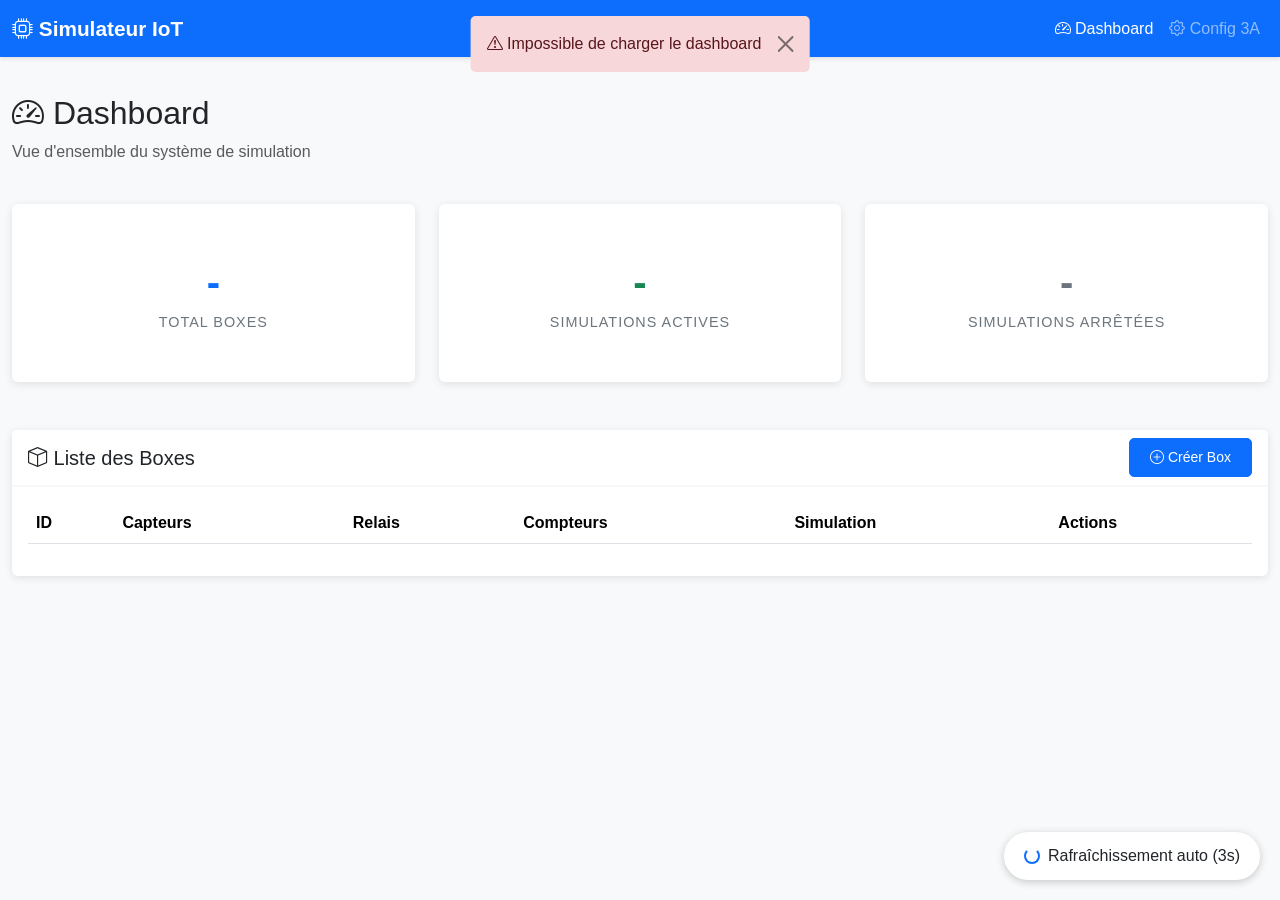
<file: frontend/index.html>
<!DOCTYPE html>
<html lang="fr">
<head>
    <meta charset="UTF-8">
    <meta name="viewport" content="width=device-width, initial-scale=1.0">
    <title>Dashboard - Simulateur IoT</title>
    
    <!-- Bootstrap 5 CSS -->
    <link href="https://cdn.jsdelivr.net/npm/bootstrap@5.3.0/dist/css/bootstrap.min.css" rel="stylesheet">
    
    <!-- Bootstrap Icons -->
    <link rel="stylesheet" href="https://cdn.jsdelivr.net/npm/bootstrap-icons@1.10.0/font/bootstrap-icons.css">
    
    <!-- CSS personnalisé -->
    <link rel="stylesheet" href="css/style.css">
</head>
<body>
    <!-- Navbar -->
    <nav class="navbar navbar-expand-lg navbar-dark bg-primary fixed-top">
        <div class="container-fluid">
            <a class="navbar-brand" href="index.html">
                <i class="bi bi-cpu"></i> Simulateur IoT
            </a>
            <button class="navbar-toggler" type="button" data-bs-toggle="collapse" data-bs-target="#navbarNav">
                <span class="navbar-toggler-icon"></span>
            </button>
            <div class="collapse navbar-collapse" id="navbarNav">
                <ul class="navbar-nav ms-auto">
                    <li class="nav-item">
                        <a class="nav-link active" href="index.html">
                            <i class="bi bi-speedometer2"></i> Dashboard
                        </a>
                    </li>
                  
                    <li class="nav-item">
                        <a class="nav-link" href="config3a.html">
                            <i class="bi bi-gear"></i> Config 3A
                        </a>
                    </li>
                </ul>
            </div>
        </div>
    </nav>

    <!-- Contenu principal -->
    <div class="container-fluid mt-4">
        <!-- En-tête -->
        <div class="row mb-4">
            <div class="col">
                <h2><i class="bi bi-speedometer2"></i> Dashboard</h2>
                <p class="text-muted">Vue d'ensemble du système de simulation</p>
            </div>
        </div>

        <!-- Statistiques -->
        <div class="row mb-4" id="stats-container">
            <div class="col-md-4">
                <div class="card stat-card">
                    <div class="card-body">
                        <div class="stat-value" id="stat-total">-</div>
                        <div class="stat-label">Total Boxes</div>
                    </div>
                </div>
            </div>
            <div class="col-md-4">
                <div class="card stat-card">
                    <div class="card-body">
                        <div class="stat-value text-success" id="stat-active">-</div>
                        <div class="stat-label">Simulations Actives</div>
                    </div>
                </div>
            </div>
            <div class="col-md-4">
                <div class="card stat-card">
                    <div class="card-body">
                        <div class="stat-value text-secondary" id="stat-stopped">-</div>
                        <div class="stat-label">Simulations Arrêtées</div>
                    </div>
                </div>
            </div>
        </div>

        <!-- Liste des boxes -->
        <div class="row">
            <div class="col-12">
                <div class="card">
                    <div class="card-header d-flex justify-content-between align-items-center">
                        <h5 class="mb-0"><i class="bi bi-box"></i> Liste des Boxes</h5>
                        <a href="boxes.html" class="btn btn-primary btn-sm">
                            <i class="bi bi-plus-circle"></i> Créer Box
                        </a>
                    </div>
                    <div class="card-body">
                        <!-- Alerte si aucune box -->
                        <div id="no-boxes-alert" class="alert alert-info" style="display: none;">
                            <i class="bi bi-info-circle"></i> Aucune box créée. 
                            <a href="boxes.html" class="alert-link">Créer votre première box</a>
                        </div>

                        <!-- Tableau des boxes -->
                        <div class="table-responsive">
                            <table class="table table-hover" id="boxes-table">
                                <thead>
                                    <tr>
                                        <th>ID</th>
                                        <th>Capteurs</th>
                                        <th>Relais</th>
                                        <th>Compteurs</th>
                                        <th>Simulation</th>
                                        <th>Actions</th>
                                    </tr>
                                </thead>
                                <tbody id="boxes-tbody">
                                    <!-- Rempli dynamiquement -->
                                </tbody>
                            </table>
                        </div>
                    </div>
                </div>
            </div>
        </div>
    </div>

    <!-- Indicateur de rafraîchissement automatique -->
    <div class="auto-refresh-indicator">
        <div class="refresh-spinner"></div>
        <span>Rafraîchissement auto (3s)</span>
    </div>

    <!-- Loading overlay -->
    <div id="loading-overlay" class="loading-overlay" style="display: none;">
        <div class="loading-spinner"></div>
    </div>

    <!-- Bootstrap JS -->
    <script src="https://cdn.jsdelivr.net/npm/bootstrap@5.3.0/dist/js/bootstrap.bundle.min.js"></script>
    
    <!-- API Module -->
    <script src="js/api.js"></script>
    
    <!-- Dashboard JS -->
    <script src="js/dashboard.js"></script>
</body>
</html>
</file>
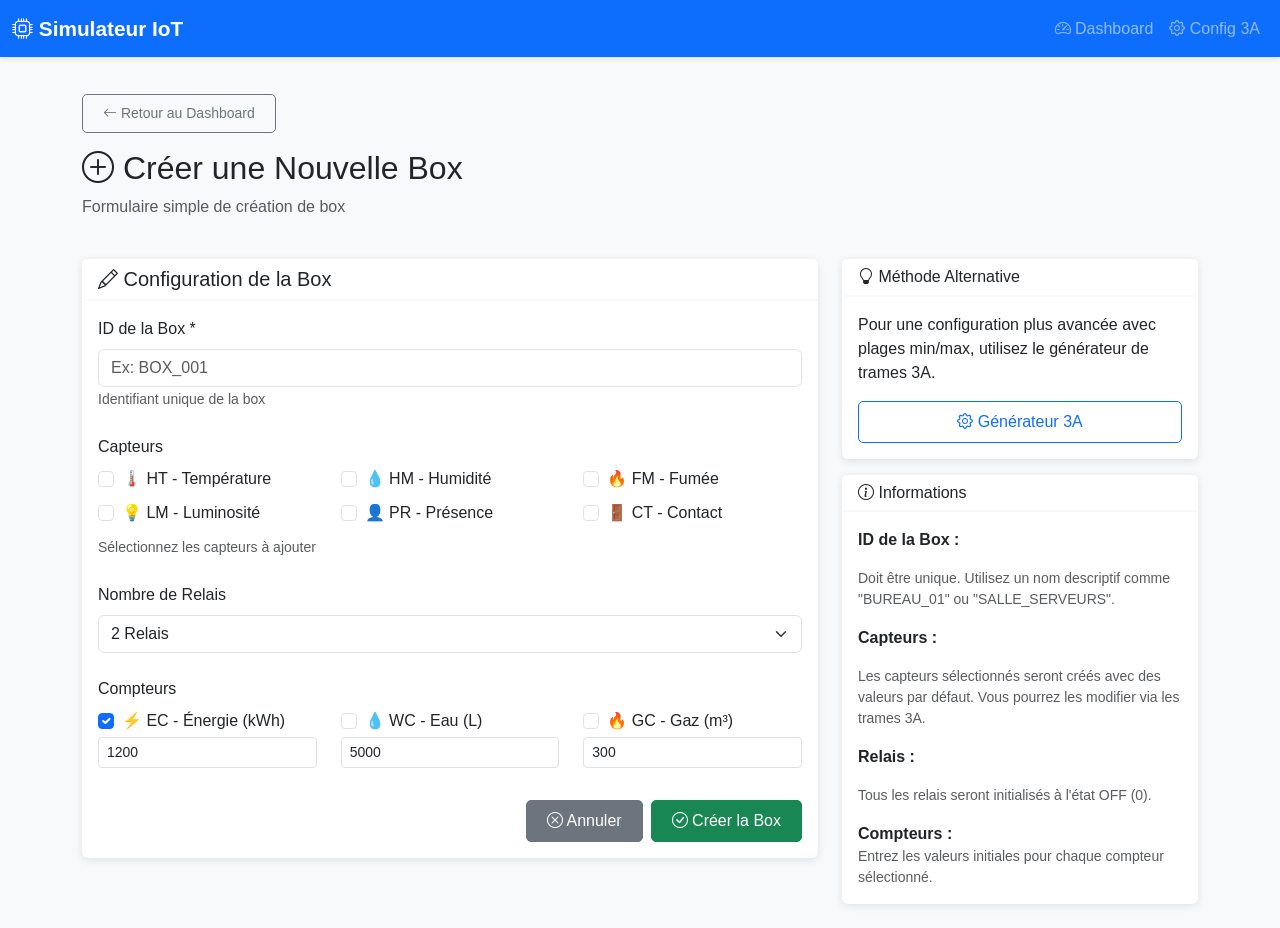
<file: frontend/boxes.html>
<!DOCTYPE html>
<html lang="fr">
<head>
    <meta charset="UTF-8">
    <meta name="viewport" content="width=device-width, initial-scale=1.0">
    <title>Créer une Box - Simulateur IoT</title>
    
    <!-- Bootstrap 5 CSS -->
    <link href="https://cdn.jsdelivr.net/npm/bootstrap@5.3.0/dist/css/bootstrap.min.css" rel="stylesheet">
    
    <!-- Bootstrap Icons -->
    <link rel="stylesheet" href="https://cdn.jsdelivr.net/npm/bootstrap-icons@1.10.0/font/bootstrap-icons.css">
    
    <!-- CSS personnalisé -->
    <link rel="stylesheet" href="css/style.css">
</head>
<body>
    <!-- Navbar -->
    <nav class="navbar navbar-expand-lg navbar-dark bg-primary fixed-top">
        <div class="container-fluid">
            <a class="navbar-brand" href="index.html">
                <i class="bi bi-cpu"></i> Simulateur IoT
            </a>
            <button class="navbar-toggler" type="button" data-bs-toggle="collapse" data-bs-target="#navbarNav">
                <span class="navbar-toggler-icon"></span>
            </button>
            <div class="collapse navbar-collapse" id="navbarNav">
                <ul class="navbar-nav ms-auto">
                    <li class="nav-item">
                        <a class="nav-link" href="index.html">
                            <i class="bi bi-speedometer2"></i> Dashboard
                        </a>
                    </li>
                   
                    <li class="nav-item">
                        <a class="nav-link" href="config3a.html">
                            <i class="bi bi-gear"></i> Config 3A
                        </a>
                    </li>
                </ul>
            </div>
        </div>
    </nav>

    <!-- Contenu principal -->
    <div class="container mt-4">
        <!-- En-tête -->
        <div class="row mb-4">
            <div class="col">
                <a href="index.html" class="btn btn-outline-secondary btn-sm mb-3">
                    <i class="bi bi-arrow-left"></i> Retour au Dashboard
                </a>
                <h2><i class="bi bi-plus-circle"></i> Créer une Nouvelle Box</h2>
                <p class="text-muted">Formulaire simple de création de box</p>
            </div>
        </div>

        <div class="row">
            <!-- Formulaire -->
            <div class="col-lg-8">
                <div class="card">
                    <div class="card-header">
                        <h5 class="mb-0"><i class="bi bi-pencil"></i> Configuration de la Box</h5>
                    </div>
                    <div class="card-body">
                        <form id="create-box-form">
                            <!-- ID Box -->
                            <div class="mb-4">
                                <label for="box-id" class="form-label">ID de la Box *</label>
                                <input type="text" class="form-control" id="box-id" placeholder="Ex: BOX_001" required>
                                <small class="text-muted">Identifiant unique de la box</small>
                            </div>

                            <!-- Capteurs -->
                            <div class="mb-4">
                                <label class="form-label">Capteurs</label>
                                <div class="row">
                                    <div class="col-md-4 mb-2">
                                        <div class="form-check">
                                            <input class="form-check-input" type="checkbox" id="capteur-ht" value="HT">
                                            <label class="form-check-label" for="capteur-ht">
                                                🌡️ HT - Température
                                            </label>
                                        </div>
                                    </div>
                                    <div class="col-md-4 mb-2">
                                        <div class="form-check">
                                            <input class="form-check-input" type="checkbox" id="capteur-hm" value="HM">
                                            <label class="form-check-label" for="capteur-hm">
                                                💧 HM - Humidité
                                            </label>
                                        </div>
                                    </div>
                                    <div class="col-md-4 mb-2">
                                        <div class="form-check">
                                            <input class="form-check-input" type="checkbox" id="capteur-fm" value="FM">
                                            <label class="form-check-label" for="capteur-fm">
                                                🔥 FM - Fumée
                                            </label>
                                        </div>
                                    </div>
                                    <div class="col-md-4 mb-2">
                                        <div class="form-check">
                                            <input class="form-check-input" type="checkbox" id="capteur-lm" value="LM">
                                            <label class="form-check-label" for="capteur-lm">
                                                💡 LM - Luminosité
                                            </label>
                                        </div>
                                    </div>
                                    <div class="col-md-4 mb-2">
                                        <div class="form-check">
                                            <input class="form-check-input" type="checkbox" id="capteur-pr" value="PR">
                                            <label class="form-check-label" for="capteur-pr">
                                                👤 PR - Présence
                                            </label>
                                        </div>
                                    </div>
                                    <div class="col-md-4 mb-2">
                                        <div class="form-check">
                                            <input class="form-check-input" type="checkbox" id="capteur-ct" value="CT">
                                            <label class="form-check-label" for="capteur-ct">
                                                🚪 CT - Contact
                                            </label>
                                        </div>
                                    </div>
                                </div>
                                <small class="text-muted">Sélectionnez les capteurs à ajouter</small>
                            </div>

                            <!-- Nombre de relais -->
                            <div class="mb-4">
                                <label for="nb-relais" class="form-label">Nombre de Relais</label>
                                <select class="form-select" id="nb-relais">
                                    <option value="0">0 - Aucun</option>
                                    <option value="1">1 Relais</option>
                                    <option value="2" selected>2 Relais</option>
                                    <option value="3">3 Relais</option>
                                    <option value="4">4 Relais</option>
                                </select>
                            </div>

                            <!-- Compteurs -->
                            <div class="mb-4">
                                <label class="form-label">Compteurs</label>
                                <div class="row">
                                    <div class="col-md-4 mb-2">
                                        <div class="form-check">
                                            <input class="form-check-input" type="checkbox" id="compteur-ec" value="EC" checked>
                                            <label class="form-check-label" for="compteur-ec">
                                                ⚡ EC - Énergie (kWh)
                                            </label>
                                        </div>
                                        <input type="number" class="form-control form-control-sm mt-1" id="compteur-ec-value" placeholder="Valeur initiale" value="1200">
                                    </div>
                                    <div class="col-md-4 mb-2">
                                        <div class="form-check">
                                            <input class="form-check-input" type="checkbox" id="compteur-wc" value="WC">
                                            <label class="form-check-label" for="compteur-wc">
                                                💧 WC - Eau (L)
                                            </label>
                                        </div>
                                        <input type="number" class="form-control form-control-sm mt-1" id="compteur-wc-value" placeholder="Valeur initiale" value="5000">
                                    </div>
                                    <div class="col-md-4 mb-2">
                                        <div class="form-check">
                                            <input class="form-check-input" type="checkbox" id="compteur-gc" value="GC">
                                            <label class="form-check-label" for="compteur-gc">
                                                🔥 GC - Gaz (m³)
                                            </label>
                                        </div>
                                        <input type="number" class="form-control form-control-sm mt-1" id="compteur-gc-value" placeholder="Valeur initiale" value="300">
                                    </div>
                                </div>
                            </div>

                            <!-- Boutons -->
                            <div class="d-grid gap-2 d-md-flex justify-content-md-end">
                                <button type="button" class="btn btn-secondary" onclick="window.location.href='index.html'">
                                    <i class="bi bi-x-circle"></i> Annuler
                                </button>
                                <button type="submit" class="btn btn-success">
                                    <i class="bi bi-check-circle"></i> Créer la Box
                                </button>
                            </div>
                        </form>
                    </div>
                </div>
            </div>

            <!-- Aide et Alternative -->
            <div class="col-lg-4">
                <!-- Alternative -->
                <div class="card mb-3">
                    <div class="card-header">
                        <h6 class="mb-0"><i class="bi bi-lightbulb"></i> Méthode Alternative</h6>
                    </div>
                    <div class="card-body">
                        <p>Pour une configuration plus avancée avec plages min/max, utilisez le générateur de trames 3A.</p>
                        <a href="config3a.html" class="btn btn-outline-primary w-100">
                            <i class="bi bi-gear"></i> Générateur 3A
                        </a>
                    </div>
                </div>

                <!-- Aide -->
                <div class="card">
                    <div class="card-header">
                        <h6 class="mb-0"><i class="bi bi-info-circle"></i> Informations</h6>
                    </div>
                    <div class="card-body">
                        <p><strong>ID de la Box :</strong></p>
                        <p class="text-muted small">Doit être unique. Utilisez un nom descriptif comme "BUREAU_01" ou "SALLE_SERVEURS".</p>
                        
                        <p><strong>Capteurs :</strong></p>
                        <p class="text-muted small">Les capteurs sélectionnés seront créés avec des valeurs par défaut. Vous pourrez les modifier via les trames 3A.</p>
                        
                        <p><strong>Relais :</strong></p>
                        <p class="text-muted small">Tous les relais seront initialisés à l'état OFF (0).</p>
                        
                        <p class="mb-0"><strong>Compteurs :</strong></p>
                        <p class="text-muted small mb-0">Entrez les valeurs initiales pour chaque compteur sélectionné.</p>
                    </div>
                </div>
            </div>
        </div>
    </div>

    <!-- Loading overlay -->
    <div id="loading-overlay" class="loading-overlay" style="display: none;">
        <div class="loading-spinner"></div>
    </div>

    <!-- Bootstrap JS -->
    <script src="https://cdn.jsdelivr.net/npm/bootstrap@5.3.0/dist/js/bootstrap.bundle.min.js"></script>
    
    <!-- API Module -->
    <script src="js/api.js"></script>
    
    <!-- Boxes JS -->
    <script src="js/boxes.js"></script>
</body>
</html>
</file>
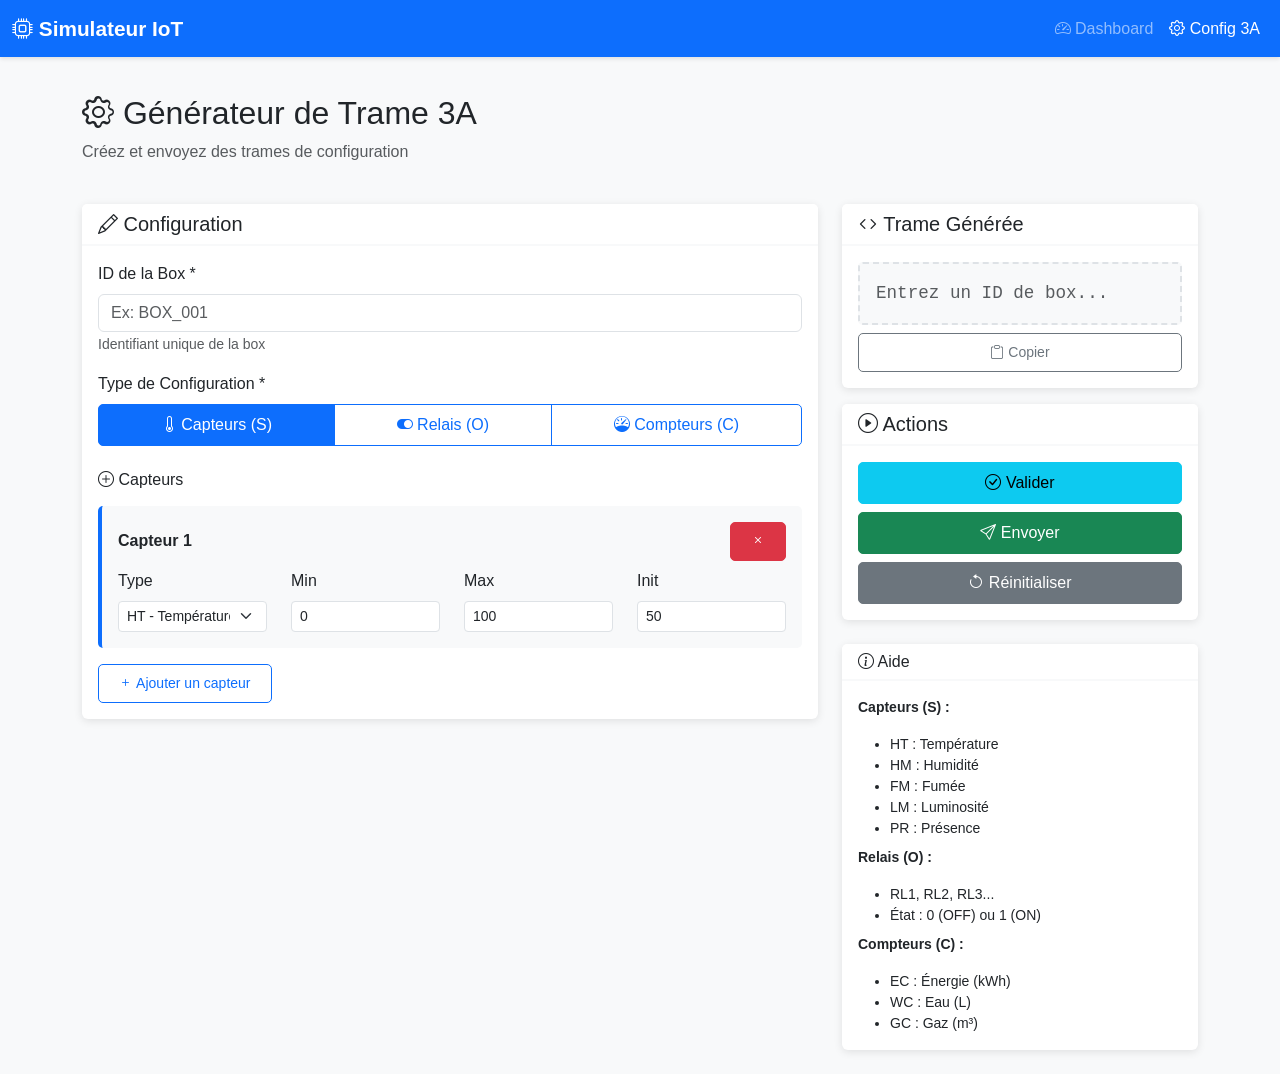
<file: frontend/config3a.html>
<!DOCTYPE html>
<html lang="fr">
<head>
    <meta charset="UTF-8">
    <meta name="viewport" content="width=device-width, initial-scale=1.0">
    <title>Générateur Trame 3A - Simulateur IoT</title>
    
    <!-- Bootstrap 5 CSS -->
    <link href="https://cdn.jsdelivr.net/npm/bootstrap@5.3.0/dist/css/bootstrap.min.css" rel="stylesheet">
    
    <!-- Bootstrap Icons -->
    <link rel="stylesheet" href="https://cdn.jsdelivr.net/npm/bootstrap-icons@1.10.0/font/bootstrap-icons.css">
    
    <!-- CSS personnalisé -->
    <link rel="stylesheet" href="css/style.css">
</head>
<body>
    <!-- Navbar -->
    <nav class="navbar navbar-expand-lg navbar-dark bg-primary fixed-top">
        <div class="container-fluid">
            <a class="navbar-brand" href="index.html">
                <i class="bi bi-cpu"></i> Simulateur IoT
            </a>
            <button class="navbar-toggler" type="button" data-bs-toggle="collapse" data-bs-target="#navbarNav">
                <span class="navbar-toggler-icon"></span>
            </button>
            <div class="collapse navbar-collapse" id="navbarNav">
                <ul class="navbar-nav ms-auto">
                    <li class="nav-item">
                        <a class="nav-link" href="index.html">
                            <i class="bi bi-speedometer2"></i> Dashboard
                        </a>
                    </li>
                    
                    <li class="nav-item">
                        <a class="nav-link active" href="config3a.html">
                            <i class="bi bi-gear"></i> Config 3A
                        </a>
                    </li>
                </ul>
            </div>
        </div>
    </nav>

    <!-- Contenu principal -->
    <div class="container mt-4">
        <!-- En-tête -->
        <div class="row mb-4">
            <div class="col">
                <h2><i class="bi bi-gear"></i> Générateur de Trame 3A</h2>
                <p class="text-muted">Créez et envoyez des trames de configuration</p>
            </div>
        </div>

        <!-- Alertes -->
        <div id="alert-container"></div>

        <div class="row">
            <!-- Formulaire -->
            <div class="col-lg-8">
                <div class="card">
                    <div class="card-header">
                        <h5 class="mb-0"><i class="bi bi-pencil"></i> Configuration</h5>
                    </div>
                    <div class="card-body">
                        <!-- Box ID -->
                        <div class="mb-3">
                            <label for="box-id" class="form-label">ID de la Box *</label>
                            <input type="text" class="form-control" id="box-id" placeholder="Ex: BOX_001" required>
                            <small class="text-muted">Identifiant unique de la box</small>
                        </div>

                        <!-- Type de configuration -->
                        <div class="mb-4">
                            <label class="form-label">Type de Configuration *</label>
                            <div class="btn-group w-100" role="group">
                                <input type="radio" class="btn-check" name="type" id="type-s" value="S" checked>
                                <label class="btn btn-outline-primary" for="type-s">
                                    <i class="bi bi-thermometer"></i> Capteurs (S)
                                </label>

                                <input type="radio" class="btn-check" name="type" id="type-o" value="O">
                                <label class="btn btn-outline-primary" for="type-o">
                                    <i class="bi bi-toggle-on"></i> Relais (O)
                                </label>

                                <input type="radio" class="btn-check" name="type" id="type-c" value="C">
                                <label class="btn btn-outline-primary" for="type-c">
                                    <i class="bi bi-speedometer"></i> Compteurs (C)
                                </label>
                            </div>
                        </div>

                        <!-- Section Capteurs (S) -->
                        <div id="section-capteurs" class="config-section">
                            <h6 class="mb-3"><i class="bi bi-plus-circle"></i> Capteurs</h6>
                            <div id="capteurs-container">
                                <!-- Les capteurs seront ajoutés ici -->
                            </div>
                            <button type="button" class="btn btn-sm btn-outline-primary" onclick="ajouterCapteur()">
                                <i class="bi bi-plus"></i> Ajouter un capteur
                            </button>
                        </div>

                        <!-- Section Relais (O) -->
                        <div id="section-relais" class="config-section" style="display: none;">
                            <h6 class="mb-3"><i class="bi bi-plus-circle"></i> Relais</h6>
                            <div id="relais-container">
                                <!-- Les relais seront ajoutés ici -->
                            </div>
                            <button type="button" class="btn btn-sm btn-outline-primary" onclick="ajouterRelais()">
                                <i class="bi bi-plus"></i> Ajouter un relais
                            </button>
                        </div>

                        <!-- Section Compteurs (C) -->
                        <div id="section-compteurs" class="config-section" style="display: none;">
                            <h6 class="mb-3"><i class="bi bi-plus-circle"></i> Compteurs</h6>
                            <div id="compteurs-container">
                                <!-- Les compteurs seront ajoutés ici -->
                            </div>
                            <button type="button" class="btn btn-sm btn-outline-primary" onclick="ajouterCompteur()">
                                <i class="bi bi-plus"></i> Ajouter un compteur
                            </button>
                        </div>
                    </div>
                </div>
            </div>

            <!-- Prévisualisation et Actions -->
            <div class="col-lg-4">
                <!-- Trame générée -->
                <div class="card mb-3">
                    <div class="card-header">
                        <h5 class="mb-0"><i class="bi bi-code"></i> Trame Générée</h5>
                    </div>
                    <div class="card-body">
                        <div class="trame-preview" id="trame-preview">
                            <span class="text-muted">La trame apparaîtra ici...</span>
                        </div>
                        <button class="btn btn-sm btn-outline-secondary w-100 mt-2" onclick="copierTrame()">
                            <i class="bi bi-clipboard"></i> Copier
                        </button>
                    </div>
                </div>

                <!-- Actions -->
                <div class="card">
                    <div class="card-header">
                        <h5 class="mb-0"><i class="bi bi-play-circle"></i> Actions</h5>
                    </div>
                    <div class="card-body">
                        <div class="d-grid gap-2">
                            <button class="btn btn-info" onclick="validerTrame()">
                                <i class="bi bi-check-circle"></i> Valider
                            </button>
                            <button class="btn btn-success" onclick="envoyerTrame()">
                                <i class="bi bi-send"></i> Envoyer
                            </button>
                            <button class="btn btn-secondary" onclick="reinitialiser()">
                                <i class="bi bi-arrow-counterclockwise"></i> Réinitialiser
                            </button>
                        </div>
                    </div>
                </div>

                <!-- Aide -->
                <div class="card mt-3">
                    <div class="card-header">
                        <h6 class="mb-0"><i class="bi bi-info-circle"></i> Aide</h6>
                    </div>
                    <div class="card-body">
                        <small>
                            <p><strong>Capteurs (S) :</strong></p>
                            <ul class="mb-2">
                                <li>HT : Température</li>
                                <li>HM : Humidité</li>
                                <li>FM : Fumée</li>
                                <li>LM : Luminosité</li>
                                <li>PR : Présence</li>
                            </ul>
                            <p><strong>Relais (O) :</strong></p>
                            <ul class="mb-2">
                                <li>RL1, RL2, RL3...</li>
                                <li>État : 0 (OFF) ou 1 (ON)</li>
                            </ul>
                            <p><strong>Compteurs (C) :</strong></p>
                            <ul class="mb-0">
                                <li>EC : Énergie (kWh)</li>
                                <li>WC : Eau (L)</li>
                                <li>GC : Gaz (m³)</li>
                            </ul>
                        </small>
                    </div>
                </div>
            </div>
        </div>
    </div>

    <!-- Loading overlay -->
    <div id="loading-overlay" class="loading-overlay" style="display: none;">
        <div class="loading-spinner"></div>
    </div>

    <!-- Bootstrap JS -->
    <script src="https://cdn.jsdelivr.net/npm/bootstrap@5.3.0/dist/js/bootstrap.bundle.min.js"></script>
    
    <!-- API Module -->
    <script src="js/api.js"></script>
    
    <!-- Config3A JS -->
    <script src="js/config3a.js"></script>
</body>
</html>
</file>
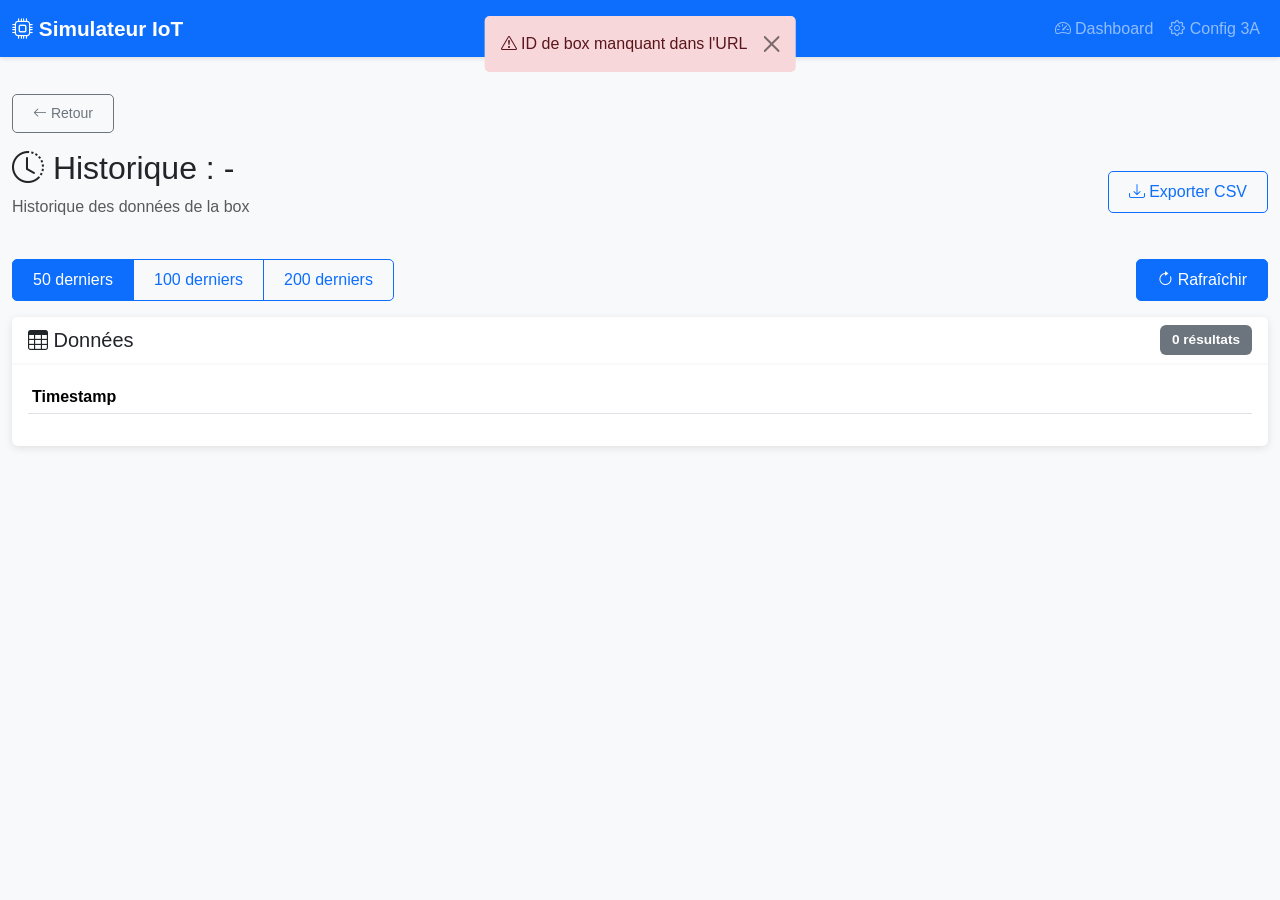
<file: frontend/history.html>
<!DOCTYPE html>
<html lang="fr">
<head>
    <meta charset="UTF-8">
    <meta name="viewport" content="width=device-width, initial-scale=1.0">
    <title>Historique - Simulateur IoT</title>
    
    <!-- Bootstrap 5 CSS -->
    <link href="https://cdn.jsdelivr.net/npm/bootstrap@5.3.0/dist/css/bootstrap.min.css" rel="stylesheet">
    
    <!-- Bootstrap Icons -->
    <link rel="stylesheet" href="https://cdn.jsdelivr.net/npm/bootstrap-icons@1.10.0/font/bootstrap-icons.css">
    
    <!-- CSS personnalisé -->
    <link rel="stylesheet" href="css/style.css">
</head>
<body>
    <!-- Navbar -->
    <nav class="navbar navbar-expand-lg navbar-dark bg-primary fixed-top">
        <div class="container-fluid">
            <a class="navbar-brand" href="index.html">
                <i class="bi bi-cpu"></i> Simulateur IoT
            </a>
            <button class="navbar-toggler" type="button" data-bs-toggle="collapse" data-bs-target="#navbarNav">
                <span class="navbar-toggler-icon"></span>
            </button>
            <div class="collapse navbar-collapse" id="navbarNav">
                <ul class="navbar-nav ms-auto">
                    <li class="nav-item">
                        <a class="nav-link" href="index.html">
                            <i class="bi bi-speedometer2"></i> Dashboard
                        </a>
                    </li>
                   
                    <li class="nav-item">
                        <a class="nav-link" href="config3a.html">
                            <i class="bi bi-gear"></i> Config 3A
                        </a>
                    </li>
                </ul>
            </div>
        </div>
    </nav>

    <!-- Contenu principal -->
    <div class="container-fluid mt-4">
        <!-- En-tête -->
        <div class="row mb-4">
            <div class="col">
                <button class="btn btn-outline-secondary btn-sm mb-3" onclick="goBack()">
                    <i class="bi bi-arrow-left"></i> Retour
                </button>
                <div class="d-flex justify-content-between align-items-center">
                    <div>
                        <h2><i class="bi bi-clock-history"></i> Historique : <span id="box-id-title">-</span></h2>
                        <p class="text-muted">Historique des données de la box</p>
                    </div>
                    <button class="btn btn-outline-primary" onclick="exportCSV()">
                        <i class="bi bi-download"></i> Exporter CSV
                    </button>
                </div>
            </div>
        </div>

        <!-- Filtres -->
        <div class="row mb-3">
            <div class="col-md-6">
                <div class="btn-group" role="group">
                    <input type="radio" class="btn-check" name="limit" id="limit-50" value="50" checked>
                    <label class="btn btn-outline-primary" for="limit-50">50 derniers</label>

                    <input type="radio" class="btn-check" name="limit" id="limit-100" value="100">
                    <label class="btn btn-outline-primary" for="limit-100">100 derniers</label>

                    <input type="radio" class="btn-check" name="limit" id="limit-200" value="200">
                    <label class="btn btn-outline-primary" for="limit-200">200 derniers</label>
                </div>
            </div>
            <div class="col-md-6 text-end">
                <button class="btn btn-primary" onclick="loadHistory()">
                    <i class="bi bi-arrow-clockwise"></i> Rafraîchir
                </button>
            </div>
        </div>

        <!-- Alerte si pas de données -->
        <div id="no-data-alert" class="alert alert-info" style="display: none;">
            <i class="bi bi-info-circle"></i> Aucune donnée disponible pour cette box.
        </div>

        <!-- Tableau des données -->
        <div class="row">
            <div class="col-12">
                <div class="card">
                    <div class="card-header d-flex justify-content-between align-items-center">
                        <h5 class="mb-0"><i class="bi bi-table"></i> Données</h5>
                        <span class="badge bg-secondary" id="data-count">0 résultats</span>
                    </div>
                    <div class="card-body">
                        <div class="table-responsive">
                            <table class="table table-sm table-hover" id="history-table">
                                <thead>
                                    <tr id="table-header">
                                        <th>Timestamp</th>
                                        <!-- Colonnes dynamiques -->
                                    </tr>
                                </thead>
                                <tbody id="history-tbody">
                                    <!-- Rempli dynamiquement -->
                                </tbody>
                            </table>
                        </div>
                    </div>
                </div>
            </div>
        </div>

        <!-- Pagination -->
        <div class="row mt-3">
            <div class="col-12">
                <nav>
                    <ul class="pagination justify-content-center" id="pagination">
                        <!-- Pagination dynamique si nécessaire -->
                    </ul>
                </nav>
            </div>
        </div>
    </div>

    <!-- Loading overlay -->
    <div id="loading-overlay" class="loading-overlay" style="display: none;">
        <div class="loading-spinner"></div>
    </div>

    <!-- Bootstrap JS -->
    <script src="https://cdn.jsdelivr.net/npm/bootstrap@5.3.0/dist/js/bootstrap.bundle.min.js"></script>
    
    <!-- API Module -->
    <script src="js/api.js"></script>
    
    <!-- History JS -->
    <script src="js/history.js"></script>
</body>
</html>
</file>
<file: frontend/css/style.css>
/* style.css - Styles personnalisés pour le simulateur IoT */

:root {
    --primary-color: #0d6efd;
    --secondary-color: #6c757d;
    --success-color: #198754;
    --danger-color: #dc3545;
    --warning-color: #ffc107;
    --info-color: #0dcaf0;
    --light-bg: #f8f9fa;
    --dark-text: #212529;
}

/* ==========================================
   GÉNÉRAL
   ========================================== */

body {
    font-family: 'Segoe UI', Tahoma, Geneva, Verdana, sans-serif;
    background-color: var(--light-bg);
    padding-top: 70px; /* Pour la navbar fixe */
}

.container-fluid {
    max-width: 1400px;
}

/* ==========================================
   NAVBAR
   ========================================== */

.navbar {
    box-shadow: 0 2px 4px rgba(0,0,0,0.1);
}

.navbar-brand {
    font-weight: bold;
    font-size: 1.3rem;
}

/* ==========================================
   CARTES
   ========================================== */

.card {
    border: none;
    box-shadow: 0 2px 8px rgba(0,0,0,0.1);
    margin-bottom: 1.5rem;
    transition: transform 0.2s, box-shadow 0.2s;
}

.card:hover {
    transform: translateY(-2px);
    box-shadow: 0 4px 12px rgba(0,0,0,0.15);
}

.card-header {
    background-color: white;
    border-bottom: 2px solid var(--light-bg);
    font-weight: 600;
}

/* ==========================================
   STATISTIQUES (DASHBOARD)
   ========================================== */

.stat-card {
    text-align: center;
    padding: 2rem 1rem;
}

.stat-card .stat-value {
    font-size: 2.5rem;
    font-weight: bold;
    color: var(--primary-color);
}

.stat-card .stat-label {
    color: var(--secondary-color);
    font-size: 0.9rem;
    text-transform: uppercase;
    letter-spacing: 1px;
}

/* ==========================================
   BADGES & LABELS
   ========================================== */

.badge {
    padding: 0.5rem 0.75rem;
    font-size: 0.85rem;
}

.status-active {
    background-color: var(--success-color);
}

.status-stopped {
    background-color: var(--secondary-color);
}

/* ==========================================
   TABLEAU
   ========================================== */

.table {
    background-color: white;
}

.table thead {
    background-color: var(--light-bg);
}

.table-hover tbody tr:hover {
    background-color: rgba(13, 110, 253, 0.05);
}

/* ==========================================
   CAPTEURS (PROGRESS BARS)
   ========================================== */

.capteur-item {
    margin-bottom: 1rem;
}

.capteur-label {
    display: flex;
    justify-content: space-between;
    margin-bottom: 0.5rem;
    font-weight: 500;
}

.capteur-value {
    font-size: 1.1rem;
    color: var(--primary-color);
}

.progress {
    height: 25px;
}

.progress-bar {
    font-size: 0.9rem;
    font-weight: 500;
}

/* ==========================================
   RELAIS
   ========================================== */

.relais-item {
    display: flex;
    justify-content: space-between;
    align-items: center;
    padding: 0.75rem;
    background-color: var(--light-bg);
    border-radius: 5px;
    margin-bottom: 0.5rem;
}

.relais-label {
    font-weight: 500;
}

.relais-status {
    font-size: 1.5rem;
}

.relais-status.on {
    color: var(--success-color);
}

.relais-status.off {
    color: var(--secondary-color);
}

/* ==========================================
   COMPTEURS
   ========================================== */

.compteur-item {
    display: flex;
    justify-content: space-between;
    padding: 0.75rem;
    border-bottom: 1px solid var(--light-bg);
}

.compteur-item:last-child {
    border-bottom: none;
}

.compteur-label {
    font-weight: 500;
    color: var(--secondary-color);
}

.compteur-value {
    font-weight: bold;
    color: var(--dark-text);
}

/* ==========================================
   FORMULAIRES
   ========================================== */

.form-label {
    font-weight: 500;
    margin-bottom: 0.5rem;
}

.form-control:focus,
.form-select:focus {
    border-color: var(--primary-color);
    box-shadow: 0 0 0 0.2rem rgba(13, 110, 253, 0.25);
}

/* ==========================================
   BOUTONS
   ========================================== */

.btn {
    padding: 0.5rem 1.25rem;
    font-weight: 500;
    border-radius: 5px;
}

.btn-icon {
    margin-right: 0.5rem;
}

/* ==========================================
   GÉNÉRATEUR 3A
   ========================================== */

.trame-preview {
    background-color: #f8f9fa;
    border: 2px dashed #dee2e6;
    border-radius: 5px;
    padding: 1rem;
    font-family: 'Courier New', monospace;
    font-size: 1.1rem;
    word-break: break-all;
}

.capteur-form-group {
    background-color: var(--light-bg);
    padding: 1rem;
    border-radius: 5px;
    margin-bottom: 1rem;
    border-left: 4px solid var(--primary-color);
}

/* ==========================================
   RAFRAÎCHISSEMENT AUTO
   ========================================== */

.auto-refresh-indicator {
    position: fixed;
    bottom: 20px;
    right: 20px;
    background-color: white;
    padding: 0.75rem 1.25rem;
    border-radius: 25px;
    box-shadow: 0 2px 8px rgba(0,0,0,0.2);
    display: flex;
    align-items: center;
    gap: 0.5rem;
    z-index: 1000;
}

.refresh-spinner {
    width: 16px;
    height: 16px;
    border: 2px solid var(--primary-color);
    border-top-color: transparent;
    border-radius: 50%;
    animation: spin 1s linear infinite;
}

@keyframes spin {
    to { transform: rotate(360deg); }
}

/* ==========================================
   ALERTES
   ========================================== */

.alert {
    border-radius: 5px;
    border: none;
}

/* ==========================================
   LOADING
   ========================================== */

.loading-overlay {
    position: fixed;
    top: 0;
    left: 0;
    width: 100%;
    height: 100%;
    background-color: rgba(0,0,0,0.5);
    display: flex;
    justify-content: center;
    align-items: center;
    z-index: 9999;
}

.loading-spinner {
    width: 50px;
    height: 50px;
    border: 5px solid white;
    border-top-color: transparent;
    border-radius: 50%;
    animation: spin 1s linear infinite;
}

/* ==========================================
   RESPONSIVE
   ========================================== */

@media (max-width: 768px) {
    .stat-card .stat-value {
        font-size: 2rem;
    }
    
    .table {
        font-size: 0.9rem;
    }
    
    .btn {
        padding: 0.4rem 0.75rem;
        font-size: 0.9rem;
    }
}

/* ==========================================
   UTILITAIRES
   ========================================== */

.text-mono {
    font-family: 'Courier New', monospace;
}

.cursor-pointer {
    cursor: pointer;
}

.no-decoration {
    text-decoration: none;
    color: inherit;
}

.no-decoration:hover {
    color: var(--primary-color);
}
</file>
